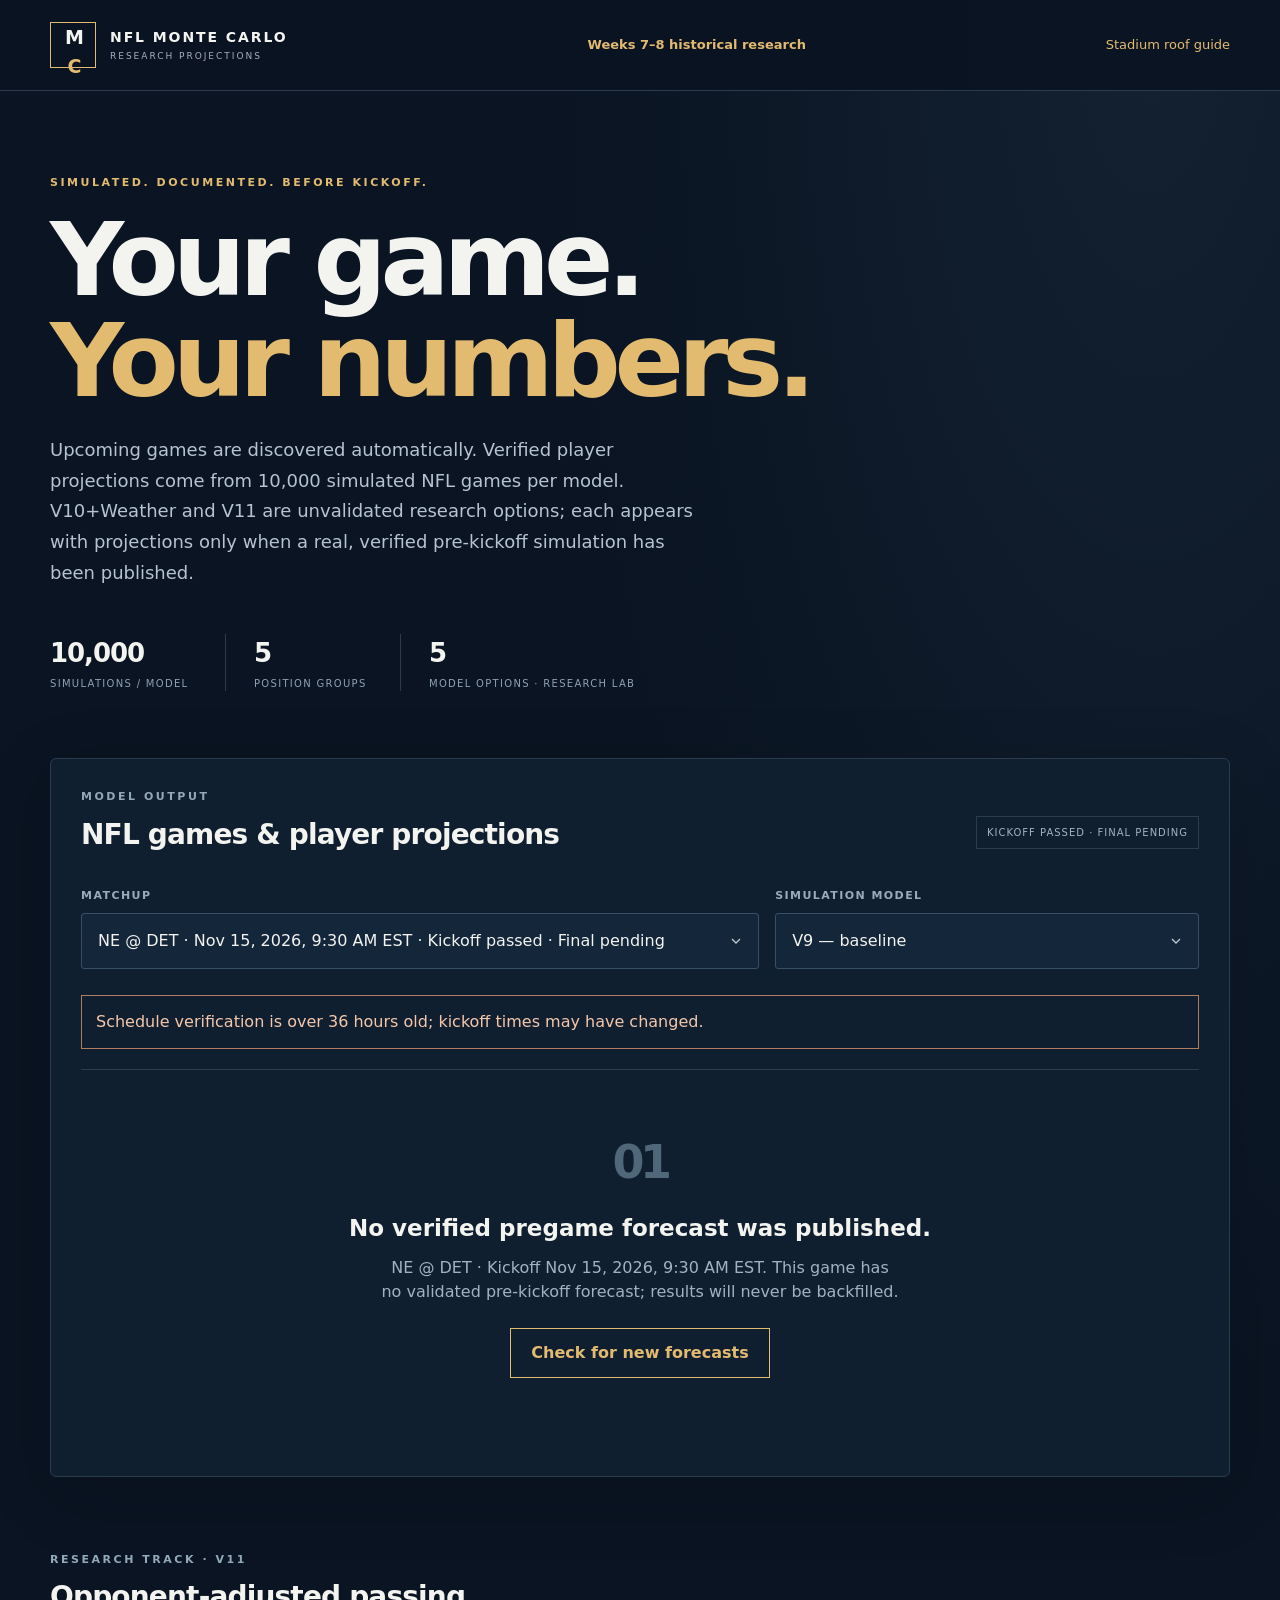
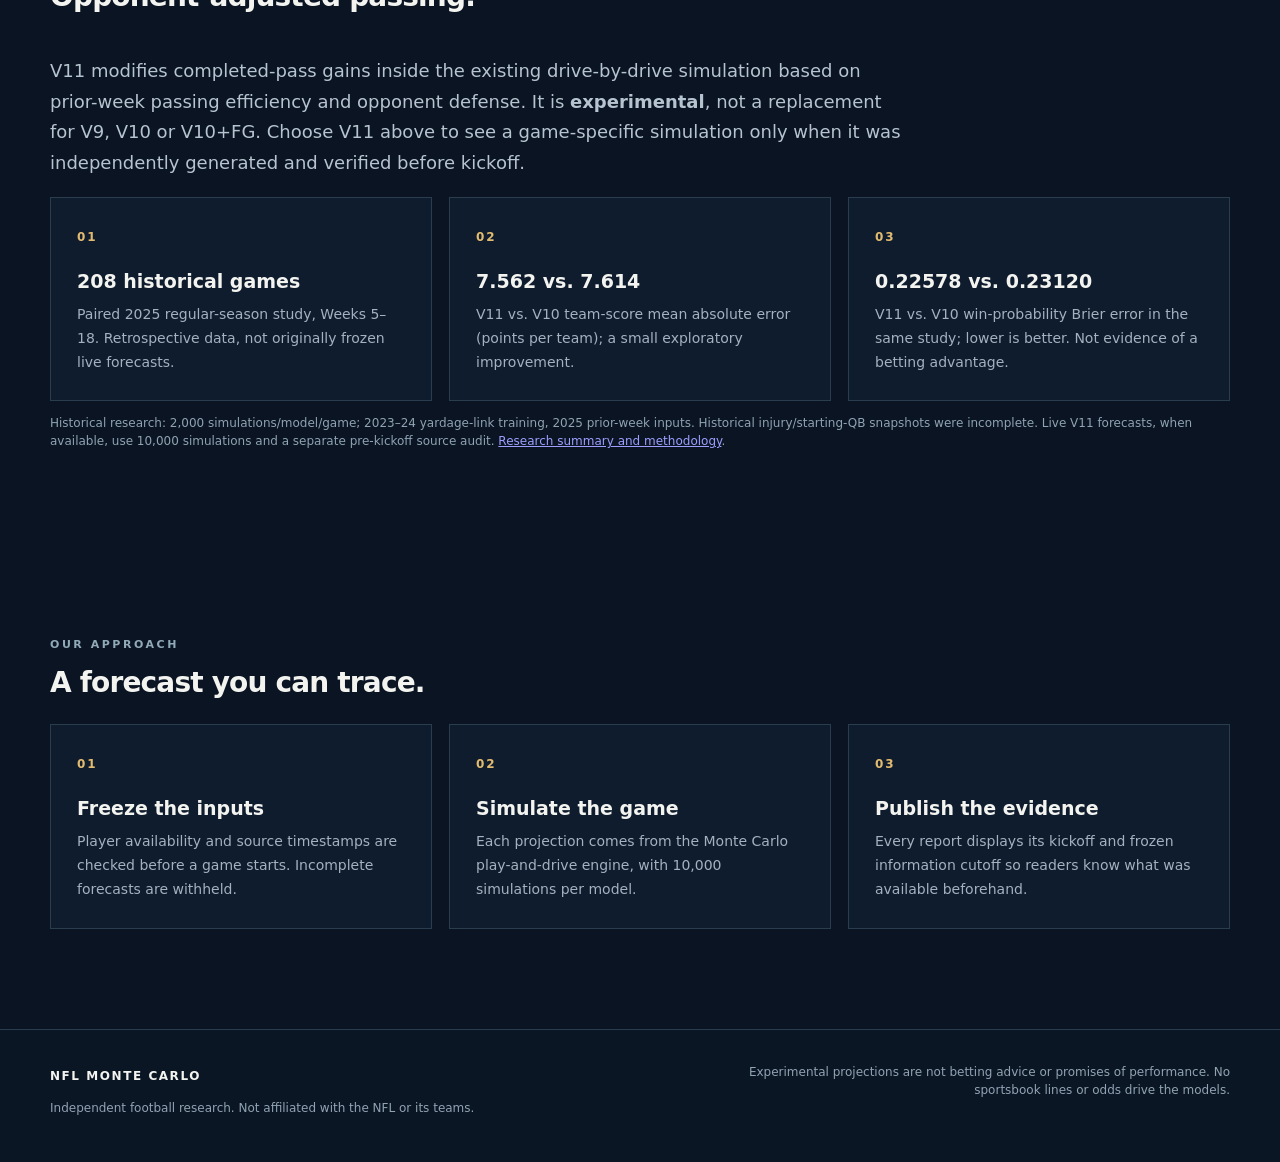
<file: docs/index.html>
<!doctype html>
<html lang="en">
<head>
  <meta charset="utf-8">
  <meta name="viewport" content="width=device-width, initial-scale=1">
  <meta name="description" content="Transparent, frozen pregame NFL Monte Carlo player projections for quarterbacks, running backs, wide receivers, tight ends and kickers.">
  <meta name="theme-color" content="#0c1726">
  <title>NFL Monte Carlo | Pregame Player Projections</title>
  <link rel="stylesheet" href="./style.css">
  <script src="./app.js" defer></script>
</head>
<body>
  <header class="site-header">
    <div class="container nav-wrap">
      <a href="./" class="brand" aria-label="NFL Monte Carlo homepage">
        <span class="brand-mark" aria-hidden="true">M<span class="brand-accent">C</span></span>
        <span class="brand-text"><strong>NFL MONTE CARLO</strong><small>RESEARCH PROJECTIONS</small></span>
      </a>
      <a href="./history.html" style="color:#e3bb70;text-decoration:none;font-size:13px;font-weight:700">Weeks 7–8 historical research</a>
      <a href="./stadiums.html" style="color:#e3bb70;text-decoration:none;font-size:13px">Stadium roof guide</a>
    </div>
  </header>

  <main class="container">
    <section class="hero" aria-labelledby="page-title">
      <div class="eyebrow">SIMULATED. DOCUMENTED. BEFORE KICKOFF.</div>
      <h1 id="page-title">Your game.<br><span>Your numbers.</span></h1>
      <p class="intro">Upcoming games are discovered automatically. Verified player projections come from 10,000 simulated NFL games per model. V10+Weather and V11 are unvalidated research options; each appears with projections only when a real, verified pre-kickoff simulation has been published.</p>
      <div class="hero-metrics">
        <div class="metric"><strong>10,000</strong><span>SIMULATIONS / MODEL</span></div>
        <div class="metric"><strong>5</strong><span>POSITION GROUPS</span></div>
        <div class="metric"><strong>5</strong><span>MODEL OPTIONS · RESEARCH LAB</span></div>
      </div>
    </section>

    <section class="workspace" aria-labelledby="workspace-title">
      <div class="section-header">
        <div>
          <div class="eyebrow muted">MODEL OUTPUT</div>
          <h2 id="workspace-title">NFL games &amp; player projections</h2>
        </div>
        <span class="status" id="status-chip">CHECKING FORECASTS</span>
      </div>

      <div class="controls">
        <div class="control-field game-control">
          <label for="game-select">MATCHUP</label>
          <select id="game-select"><option value="">Discovering scheduled NFL games…</option></select>
        </div>
        <div class="control-field model-control">
          <label for="model-select">SIMULATION MODEL</label>
          <select id="model-select">
            <option value="v9">V9 — baseline</option>
            <option value="v10">V10 — research</option>
            <option value="v10_fg">V10+FG — research</option>
            <option value="v10_weather">V10+Weather — experimental</option>
            <option value="v11">V11 — opponent-adjusted passing (experimental)</option>
          </select>
        </div>
      </div>

      <div id="error-state" class="notice" hidden role="status"></div>

      <div id="empty-state" class="empty-state" role="status" hidden>
        <div class="empty-symbol" aria-hidden="true">01</div>
        <h3 id="empty-heading">No verified forecasts published yet.</h3>
        <p id="empty-detail">Reports appear here only after all required pregame inputs pass validation and the simulations finish before kickoff. No placeholder projections or postgame backfills.</p>
        <button id="refresh-button" class="outline-button" type="button">Check for new forecasts</button>
      </div>

      <div id="forecast" hidden>
        <div class="matchup-bar">
          <div>
            <div class="eyebrow muted" id="matchup-overline">MATCHUP PROJECTION</div>
            <h3 id="matchup-title">—</h3>
            <div class="match-meta" id="match-meta"></div>
          </div>
          <div class="capture-badge"><span class="capture-dot"></span><span id="capture-label">FROZEN PREGAME</span></div>
        </div>

<section class="score-panel" id="live-score-panel" aria-label="Simulated expected final score" hidden>
  <div class="score-panel-header">
    <span>EXPECTED FINAL SCORE <span class="score-panel-hint">· SIMULATION AVERAGES, NOT ACTUAL RESULTS</span></span>
    <span class="score-model-label" id="live-score-model">V9 BASELINE</span>
  </div>
  <div class="score-panel-main">
    <div class="score-team"><span id="live-away-name">AWAY</span><strong id="live-away-score">—</strong></div>
    <span class="score-vs" aria-hidden="true">–</span>
    <div class="score-team"><span id="live-home-name">HOME</span><strong id="live-home-score">—</strong></div>
  </div>
  <p class="score-win-prob" id="live-win-prob">—</p>
</section>
        <div id="research-banner" class="research-banner" hidden>
          <strong id="research-banner-title">Experimental model</strong> — <span id="research-banner-message">For research comparison only. V9 is the baseline; this model has not been promoted for production scoring.</span>
        </div>
        <div class="position-tabs" role="tablist" aria-label="Select player position">
          <button type="button" class="tab active" data-position="QB" aria-selected="true" role="tab">QBs</button>
          <button type="button" class="tab" data-position="RB" aria-selected="false" role="tab">RBs</button>
          <button type="button" class="tab" data-position="WR" aria-selected="false" role="tab">WRs</button>
          <button type="button" class="tab" data-position="TE" aria-selected="false" role="tab">TEs</button>
          <button type="button" class="tab" data-position="K" aria-selected="false" role="tab">Kickers</button>
        </div>

        <div class="table-heading">
          <div>
            <h3 id="table-title">Quarterback projections</h3>
            <p id="table-subtitle">Means from the simulation; yardage ranges shown in parentheses.</p>
          </div>
          <span id="player-count" class="count">—</span>
        </div>
        <div class="table-scroll">
          <table aria-describedby="table-subtitle" id="projection-table">
            <thead id="projection-head"></thead>
            <tbody id="projection-body"></tbody>
          </table>
        </div>
        <div class="table-footnote">Yardage ranges are the 10th–90th percentile of simulated outcomes. Other numbers are mean projections. They are not guaranteed results.</div>
        <section class="game-weather" aria-labelledby="game-weather-title">
          <div class="eyebrow muted">STADIUM &amp; WEATHER</div>
          <h3 id="game-weather-title">Weather forecast used</h3>
          <p id="game-weather-usage" class="weather-usage"></p>
          <div id="weather-availability" class="weather-availability" hidden role="status"></div>
          <div id="weather-conditions" class="weather-conditions" hidden aria-label="Stadium forecast captured before kickoff"></div>
          <p id="game-roof-context" class="weather-roof-context"></p>
        </section>
      </div>
    </section>

    <section class="method" aria-labelledby="v11-research-title">
      <div class="section-header">
        <div>
          <div class="eyebrow muted">RESEARCH TRACK · V11</div>
          <h2 id="v11-research-title">Opponent-adjusted passing.</h2>
        </div>
      </div>
      <p class="intro" style="max-width:860px">V11 modifies completed-pass gains inside the existing drive-by-drive simulation based on prior-week passing efficiency and opponent defense. It is <strong>experimental</strong>, not a replacement for V9, V10 or V10+FG. Choose V11 above to see a game-specific simulation only when it was independently generated and verified before kickoff.</p>
      <div class="method-grid">
        <article class="method-card"><span class="method-num">01</span><h3>208 historical games</h3><p>Paired 2025 regular-season study, Weeks 5–18. Retrospective data, not originally frozen live forecasts.</p></article>
        <article class="method-card"><span class="method-num">02</span><h3>7.562 vs. 7.614</h3><p>V11 vs. V10 team-score mean absolute error (points per team); a small exploratory improvement.</p></article>
        <article class="method-card"><span class="method-num">03</span><h3>0.22578 vs. 0.23120</h3><p>V11 vs. V10 win-probability Brier error in the same study; lower is better. Not evidence of a betting advantage.</p></article>
      </div>
      <p class="table-footnote">Historical research: 2,000 simulations/model/game; 2023–24 yardage-link training, 2025 prior-week inputs. Historical injury/starting-QB snapshots were incomplete. Live V11 forecasts, when available, use 10,000 simulations and a separate pre-kickoff source audit. <a href="./data/v11_study_2025.json">Research summary and methodology</a>.</p>
    </section>

    <section class="method" aria-labelledby="method-title">
      <div class="section-header">
        <div>
          <div class="eyebrow muted">OUR APPROACH</div>
          <h2 id="method-title">A forecast you can trace.</h2>
        </div>
      </div>
      <div class="method-grid">
        <article class="method-card"><span class="method-num">01</span><h3>Freeze the inputs</h3><p>Player availability and source timestamps are checked before a game starts. Incomplete forecasts are withheld.</p></article>
        <article class="method-card"><span class="method-num">02</span><h3>Simulate the game</h3><p>Each projection comes from the Monte Carlo play-and-drive engine, with 10,000 simulations per model.</p></article>
        <article class="method-card"><span class="method-num">03</span><h3>Publish the evidence</h3><p>Every report displays its kickoff and frozen information cutoff so readers know what was available beforehand.</p></article>
      </div>
    </section>
  </main>

  <footer class="footer">
    <div class="container footer-wrap">
      <div><strong>NFL MONTE CARLO</strong><p>Independent football research. Not affiliated with the NFL or its teams.</p></div>
      <div class="footer-note">Experimental projections are not betting advice or promises of performance. No sportsbook lines or odds drive the models.</div>
    </div>
  </footer>
</body>
</html>
</file>
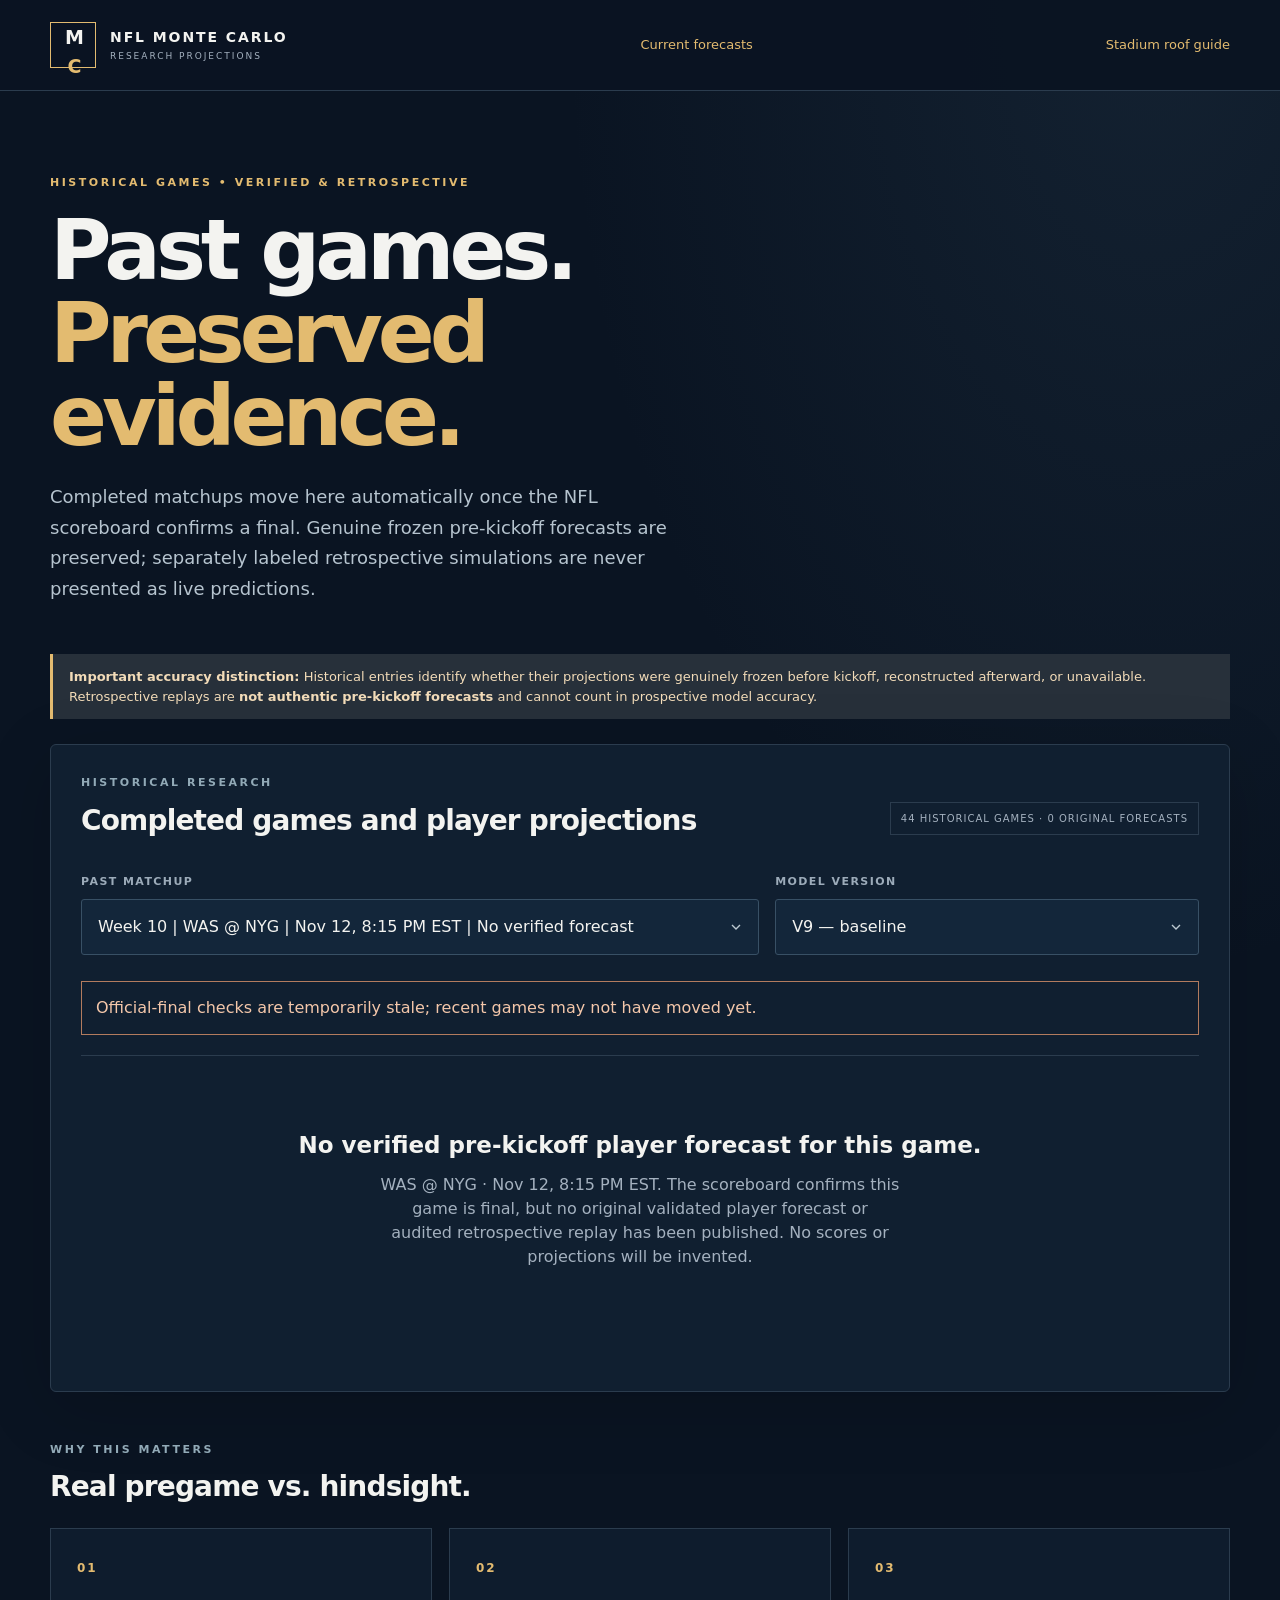
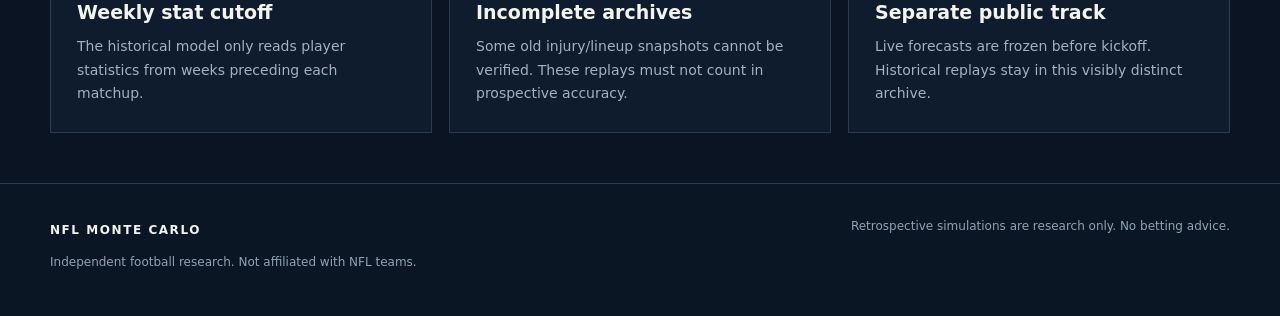
<file: docs/history.html>
<!doctype html>
<html lang="en"><head>
<meta charset="utf-8"><meta name="viewport" content="width=device-width,initial-scale=1">
<meta name="theme-color" content="#0c1726">
<title>Historical research | NFL Monte Carlo</title>
<link rel="stylesheet" href="./style.css">
<script src="./history.js" defer></script>
</head><body>
<header class="site-header"><div class="container nav-wrap">
<a href="./" class="brand"><span class="brand-mark">M<span class="brand-accent">C</span></span><span class="brand-text"><strong>NFL MONTE CARLO</strong><small>RESEARCH PROJECTIONS</small></span></a>
<a href="./" style="color:#e3bb70;text-decoration:none;font-size:13px">Current forecasts</a>
<a href="./stadiums.html" style="color:#e3bb70;text-decoration:none;font-size:13px">Stadium roof guide</a>
</div></header>
<main class="container">
<section class="hero" style="padding-bottom:32px">
<div class="eyebrow">HISTORICAL GAMES • VERIFIED &amp; RETROSPECTIVE</div>
<h1 style="font-size:clamp(44px,7vw,84px)">Past games.<br><span>Preserved evidence.</span></h1>
<p class="intro">Completed matchups move here automatically once the NFL scoreboard confirms a final. Genuine frozen pre-kickoff forecasts are preserved; separately labeled retrospective simulations are never presented as live predictions.</p>
</section>
<div role="note" class="research-banner" style="display:block;margin-bottom:25px">
<strong>Important accuracy distinction:</strong> Historical entries identify whether their projections were genuinely frozen before kickoff, reconstructed afterward, or unavailable. Retrospective replays are <strong>not authentic pre-kickoff forecasts</strong> and cannot count in prospective model accuracy.
</div>
<section class="workspace">
<div class="section-header"><div><div class="eyebrow muted">HISTORICAL RESEARCH</div><h2>Completed games and player projections</h2></div><span class="status" id="archive-status">RESEARCH ARCHIVE</span></div>
<div class="controls">
<div class="control-field game-control"><label for="history-game">PAST MATCHUP</label><select id="history-game"><option>Loading archive…</option></select></div>
<div class="control-field model-control"><label for="history-model">MODEL VERSION</label><select id="history-model"><option value="v9">V9 — baseline</option><option value="v10">V10 — research</option><option value="v10_fg">V10+FG — research</option><option value="v10_weather">V10+Weather — retrospective experimental</option><option value="v11">V11 — verified pregame only (experimental)</option></select></div>
</div>
<div class="notice" id="archive-notice" hidden role="status"></div>
<div class="research-banner" id="history-v11-model-banner" hidden role="status" style="margin:12px 0">
<strong>V11 — unvalidated opponent-adjusted passing research.</strong> Only an authentically frozen pre-kickoff V11 run can appear here. No reconstructed historical V11 forecasts are presented as original predictions.
</div>
<div class="research-banner" id="history-weather-model-banner" hidden role="status" style="margin:12px 0">
<strong>V10+Weather — retrospective experimental simulation.</strong> Reconstructed after kickoff using an archived original weather model run assumed available before T−60. The weather coefficients have not been independently validated; some lineup and historical input evidence was incomplete. Never treat this as an authentic original pregame forecast.
</div>
<div class="empty-state" id="history-empty" hidden><h3 id="history-empty-heading">No completed games available yet.</h3><p id="history-empty-detail">Historical games appear after official final confirmation. Missing forecasts never receive fabricated projections.</p></div>
<div id="history-forecast" hidden>
<div class="matchup-bar"><div><div class="eyebrow muted" id="history-week">RETROSPECTIVE REPLAY</div><h3 id="history-title">—</h3><div class="match-meta" id="history-meta"></div></div><div class="capture-badge" id="history-badge" style="border-color:#8c6646;color:#e3bb70">RUN AFTER GAME</div></div>
<section class="score-panel" id="history-score-panel" aria-label="Simulated expected final score" hidden>
  <div class="score-panel-header">
    <span>EXPECTED FINAL SCORE <span class="score-panel-hint">· SIMULATION AVERAGES, NOT ACTUAL RESULTS</span></span>
    <span class="score-model-label" id="history-score-model">V9 BASELINE</span>
  </div>
  <div class="score-panel-main">
    <div class="score-team"><span id="history-away-name">AWAY</span><strong id="history-away-score">—</strong></div>
    <span class="score-vs" aria-hidden="true">–</span>
    <div class="score-team"><span id="history-home-name">HOME</span><strong id="history-home-score">—</strong></div>
  </div>
  <p class="score-win-prob" id="history-win-prob">—</p>
</section>
<div class="position-tabs" role="tablist" aria-label="Position">
<button class="tab active" data-position="QB" aria-selected="true" role="tab">QBs</button><button class="tab" data-position="RB" aria-selected="false" role="tab">RBs</button><button class="tab" data-position="WR" aria-selected="false" role="tab">WRs</button><button class="tab" data-position="TE" aria-selected="false" role="tab">TEs</button><button class="tab" data-position="K" aria-selected="false" role="tab">Kickers</button></div>
<div class="table-heading"><div><h3 id="history-position">Quarterback projections</h3><p>Mean estimates; yardage cells show the 10th–90th percentile range.</p></div><span class="count" id="history-count">—</span></div>
<div class="table-scroll"><table><thead id="history-head"></thead><tbody id="history-body"></tbody></table></div>
<p class="table-footnote" id="history-player-footnote">Historical forecasts are labeled according to their actual source and publication timing.</p>
<section class="game-weather" aria-label="Historical as-of weather forecast and roof assumptions">
<div class="eyebrow muted">ORIGINAL FORECAST RUN · HISTORICAL RESEARCH</div>
<h3>What weather was forecast one hour before kickoff?</h3>
<p class="weather-usage"><strong>Important:</strong> Forecasts below come from archived weather-model runs assumed available at the T−60-minute cutoff, never actual observed game weather. V9, V10 and V10+FG did not use weather. V10+Weather, when available, is a new retrospective reconstruction applying these archived forecasts to a separately simulated 10,000-draw research model. Roof states may be assumptions, not verified decisions.</p>
<div id="history-weather-status" class="weather-availability" role="status">Checking archived pregame forecast availability…</div>
<div id="history-weather-values" class="weather-conditions" hidden aria-label="Archived pregame forecast values"></div>
<p id="history-weather-source" class="weather-roof-context"></p>
<p id="history-weather-roof-scenario" class="weather-roof-context"></p>
<p id="history-roof-reference" class="weather-roof-context">Home stadium roof reference unavailable.</p>
</section>
<section class="game-weather" id="history-v2-storm-panel" hidden aria-label="Archived full-game multi-model storm risk diagnostic">
<div class="eyebrow muted">V10+WEATHER V2 · INDEPENDENT PREKICKOFF MODEL RUNS</div>
<h3>Full-game storm risk check</h3>
<p class="weather-usage">Experimental research only. This uses independent original forecast runs, including rainfall and thunderstorm indicators across the game, not actual observed weather. The V10+Weather scores above have <strong>not</strong> been regenerated with this v2 risk signal.</p>
<p id="history-v2-risk" class="weather-usage"></p>
<div id="history-v2-models" class="weather-conditions"></div>
<p id="history-v2-notes" class="weather-roof-context"></p>
</section>
</div></section>
<section class="method" style="padding:50px 0">
<div class="section-header"><div><div class="eyebrow muted">WHY THIS MATTERS</div><h2>Real pregame vs. hindsight.</h2></div></div>
<div class="method-grid">
<article class="method-card"><span class="method-num">01</span><h3>Weekly stat cutoff</h3><p>The historical model only reads player statistics from weeks preceding each matchup.</p></article>
<article class="method-card"><span class="method-num">02</span><h3>Incomplete archives</h3><p>Some old injury/lineup snapshots cannot be verified. These replays must not count in prospective accuracy.</p></article>
<article class="method-card"><span class="method-num">03</span><h3>Separate public track</h3><p>Live forecasts are frozen before kickoff. Historical replays stay in this visibly distinct archive.</p></article>
</div></section>
</main><footer class="footer"><div class="container footer-wrap"><div><strong>NFL MONTE CARLO</strong><p>Independent football research. Not affiliated with NFL teams.</p></div><div class="footer-note">Retrospective simulations are research only. No betting advice.</div></div></footer>
</body></html>
</file>
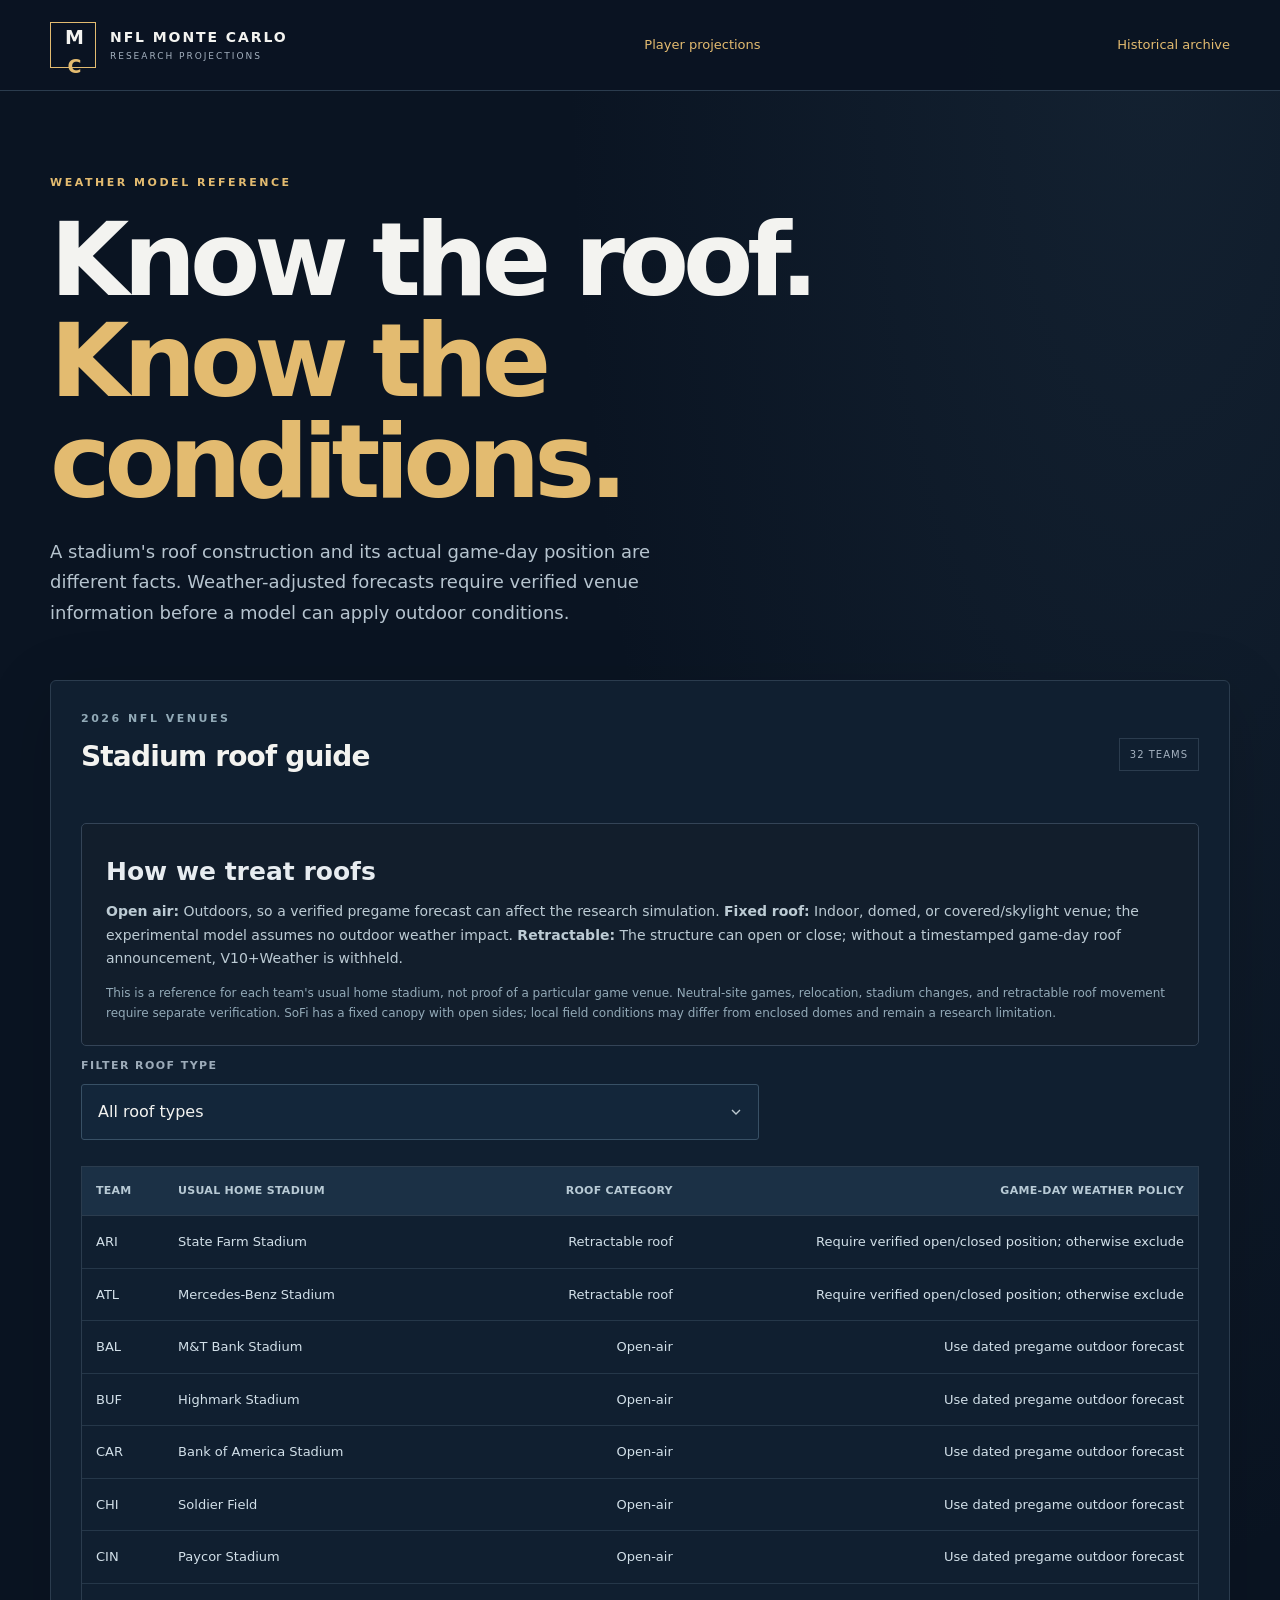
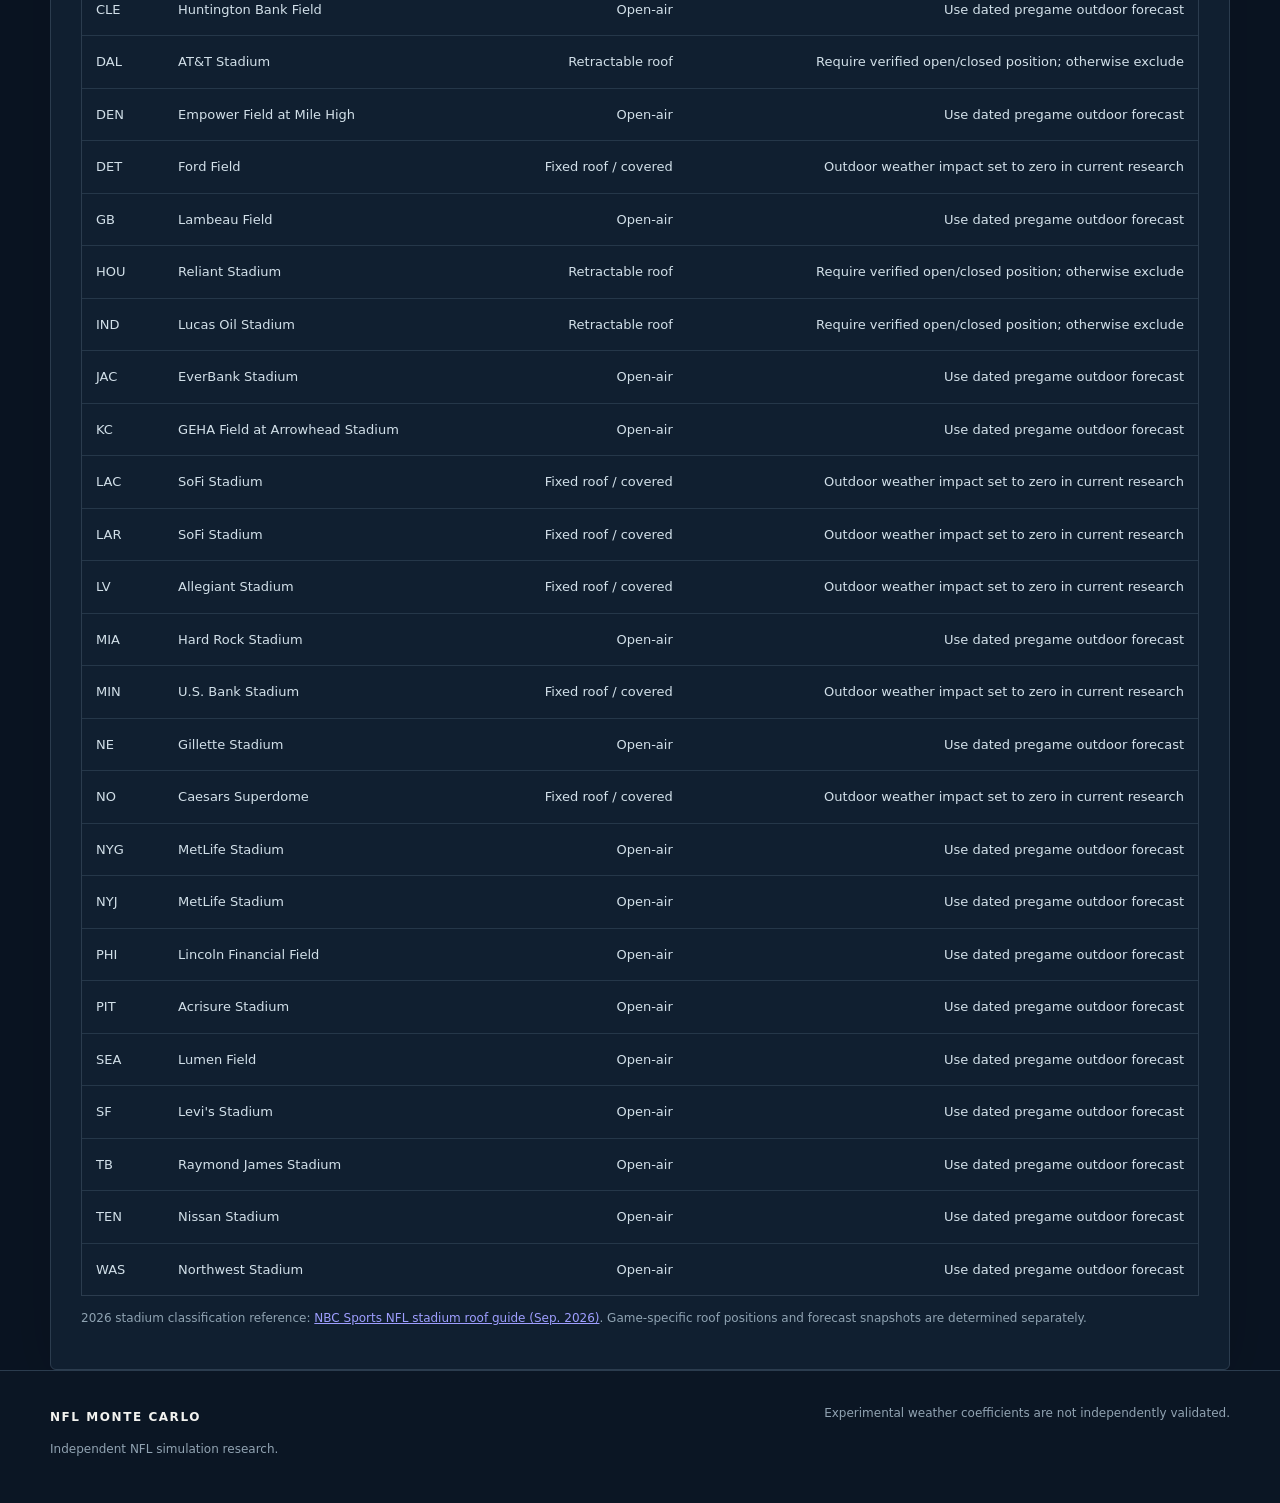
<file: docs/stadiums.html>
<!doctype html>
<html lang="en">
<head>
<meta charset="utf-8"><meta name="viewport" content="width=device-width,initial-scale=1">
<meta name="theme-color" content="#0c1726">
<meta name="description" content="NFL stadium open-air, fixed, and retractable roofs for football weather modeling.">
<title>Stadium Roofs | NFL Monte Carlo</title>
<link rel="stylesheet" href="./style.css">
<script src="./stadiums.js" defer></script>
</head>
<body>
<header class="site-header"><div class="container nav-wrap">
<a href="./" class="brand"><span class="brand-mark">M<span class="brand-accent">C</span></span><span class="brand-text"><strong>NFL MONTE CARLO</strong><small>RESEARCH PROJECTIONS</small></span></a>
<a href="./" style="color:#e3bb70;text-decoration:none;font-size:13px">Player projections</a>
<a href="./history.html" style="color:#e3bb70;text-decoration:none;font-size:13px">Historical archive</a>
</div></header>
<main class="container">
<section class="hero" style="padding-bottom:34px">
<div class="eyebrow">WEATHER MODEL REFERENCE</div>
<h1>Know the roof.<br><span>Know the conditions.</span></h1>
<p class="intro">A stadium's roof construction and its actual game-day position are different facts. Weather-adjusted forecasts require verified venue information before a model can apply outdoor conditions.</p>
</section>
<section class="workspace">
<div class="section-header"><div><div class="eyebrow muted">2026 NFL VENUES</div><h2>Stadium roof guide</h2></div><span id="roof-count" class="status">32 TEAMS</span></div>
<div class="game-weather">
<h3>How we treat roofs</h3>
<p class="weather-usage"><strong>Open air:</strong> Outdoors, so a verified pregame forecast can affect the research simulation. <strong>Fixed roof:</strong> Indoor, domed, or covered/skylight venue; the experimental model assumes no outdoor weather impact. <strong>Retractable:</strong> The structure can open or close; without a timestamped game-day roof announcement, V10+Weather is withheld.</p>
<p class="weather-roof-context">This is a reference for each team's usual home stadium, not proof of a particular game venue. Neutral-site games, relocation, stadium changes, and retractable roof movement require separate verification. SoFi has a fixed canopy with open sides; local field conditions may differ from enclosed domes and remain a research limitation.</p>
</div>
<div class="controls">
<div class="control-field game-control"><label for="roof-filter">FILTER ROOF TYPE</label><select id="roof-filter">
<option value="all">All roof types</option>
<option value="retractable">Retractable roof</option>
<option value="fixed_roof">Fixed roof, dome or skylight</option>
<option value="open_air">Open-air field</option>
</select></div></div>
<div id="roof-error" class="notice" role="status" hidden></div>
<div class="table-scroll"><table><thead><tr><th>TEAM</th><th>USUAL HOME STADIUM</th><th>ROOF CATEGORY</th><th>GAME-DAY WEATHER POLICY</th></tr></thead><tbody id="roof-table"></tbody></table></div>
<p class="table-footnote">2026 stadium classification reference: <a href="https://www.nbcsportsbayarea.com/nfl/nfl-stadiums-open-air-dome-retractable-roofs/1954148/" rel="noopener noreferrer" target="_blank">NBC Sports NFL stadium roof guide (Sep. 2026)</a>. Game-specific roof positions and forecast snapshots are determined separately.</p>
</section>
</main>
<footer class="footer"><div class="container footer-wrap"><div><strong>NFL MONTE CARLO</strong><p>Independent NFL simulation research.</p></div><div class="footer-note">Experimental weather coefficients are not independently validated.</div></div></footer>
</body></html>
</file>
<file: docs/style.css>
:root{color-scheme:dark;--bg:#0a1422;--surface:#101f30;--surface2:#13263a;--line:#2b3c4e;--text:#f3f3f0;--muted:#a4b1bf;--gold:#e3bb70;--green:#7fd8a0;--font:ui-sans-serif,system-ui,-apple-system,BlinkMacSystemFont,"Segoe UI",sans-serif}
*{box-sizing:border-box}html{scroll-behavior:smooth}body{margin:0;background:radial-gradient(ellipse at 90% 0,rgba(57,87,109,.20),transparent 36%),var(--bg);color:var(--text);font-family:var(--font);line-height:1.5}button,select{font:inherit}button:focus-visible,select:focus-visible,a:focus-visible{outline:3px solid var(--gold);outline-offset:3px}button{cursor:pointer}.container{width:min(1180px,calc(100% - 40px));margin:auto}.site-header{border-bottom:1px solid var(--line);background:rgba(10,20,34,.95)}.nav-wrap{display:flex;align-items:center;justify-content:space-between;min-height:90px;gap:16px}.brand{display:flex;gap:14px;align-items:center;color:inherit;text-decoration:none}.brand-mark{display:grid;place-items:center;width:46px;height:46px;border:1px solid var(--gold);font-size:19px;letter-spacing:-3px;font-weight:800}.brand-accent{color:var(--gold)}.brand-text{display:flex;flex-direction:column;letter-spacing:.12em;gap:2px}.brand-text strong{font-size:14px}.brand-text small{font-size:9px;color:var(--muted);letter-spacing:.22em}.site-chip{font-size:10px;letter-spacing:.12em;color:#d9e5e8;border:1px solid #344d54;padding:9px 12px;white-space:nowrap}.pulse-dot,.capture-dot{display:inline-block;width:7px;height:7px;background:var(--green);border-radius:50%;margin-right:8px}.hero{padding:84px 0 67px;max-width:850px}.eyebrow{font-size:11px;font-weight:800;letter-spacing:.23em;color:var(--gold)}.eyebrow.muted{color:#92aab7}.hero h1{font-size:clamp(56px,8vw,108px);line-height:.99;letter-spacing:-.06em;margin:17px 0 24px;font-weight:760}.hero h1 span{color:var(--gold)}.intro{font-size:18px;line-height:1.7;color:#b6c4cf;max-width:650px}.hero-metrics{display:flex;flex-wrap:wrap;gap:0;margin-top:46px}.metric{padding:0 28px;border-left:1px solid var(--line);min-width:175px}.metric:first-child{padding-left:0;border:0}.metric strong{display:block;font-size:26px;letter-spacing:-.04em}.metric span{display:block;color:#8fa2b2;font-size:10px;letter-spacing:.13em;margin-top:3px}.workspace{border:1px solid var(--line);background:var(--surface);padding:30px;border-radius:6px;box-shadow:0 16px 70px rgba(0,0,0,.16)}.section-header{display:flex;justify-content:space-between;align-items:center;gap:15px}.section-header h2{font-size:28px;letter-spacing:-.03em;margin:8px 0 20px}.status{font-size:10px;letter-spacing:.1em;border:1px solid var(--line);padding:8px 10px;color:var(--muted)}.controls{display:grid;grid-template-columns:1.6fr 1fr;gap:16px;margin:12px 0 26px}.control-field label{display:block;font-weight:750;color:#9cabb9;font-size:11px;letter-spacing:.13em;margin-bottom:9px}.control-field select{appearance:none;display:block;width:100%;padding:15px 34px 15px 16px;color:var(--text);border:1px solid #385065;background:var(--surface2) url("data:image/svg+xml,%3Csvg xmlns='http://www.w3.org/2000/svg' width='16' height='16' viewBox='0 0 24 24' fill='none' stroke='%23bdc9d1' stroke-width='2'%3E%3Cpath d='m6 9 6 6 6-6'/%3E%3C/svg%3E") no-repeat right 14px center;border-radius:3px;min-height:52px}.empty-state{text-align:center;padding:58px 25px 68px;border-top:1px solid var(--line)}.empty-symbol{font-size:46px;color:#4f6779;font-weight:900;letter-spacing:-.1em}.empty-state h3{font-size:23px;margin:14px 0 10px}.empty-state p{color:var(--muted);max-width:520px;margin:0 auto 24px}.outline-button{background:transparent;border:1px solid var(--gold);color:var(--gold);font-weight:700;padding:12px 20px}.outline-button:hover{background:rgba(227,187,112,.1)}.notice{border:1px solid #b27b5e;color:#f4c7aa;padding:14px;margin-bottom:20px}.matchup-bar{display:flex;align-items:start;justify-content:space-between;gap:22px;padding:23px 0 30px;border-top:1px solid var(--line)}.matchup-bar h3{font-size:clamp(25px,4vw,38px);letter-spacing:-.04em;margin:6px 0}.match-meta{font-size:13px;color:var(--muted);line-height:1.8}.capture-badge{white-space:nowrap;font-size:10px;font-weight:700;letter-spacing:.12em;color:#9fe1b6;border:1px solid #345a49;padding:9px 12px}.research-banner{margin-bottom:20px;background:#27303a;border-left:3px solid var(--gold);color:#f2dbb8;padding:13px 16px;font-size:13px}.position-tabs{display:flex;gap:8px;border-bottom:1px solid var(--line);overflow:auto}.tab{padding:14px 20px;background:transparent;color:var(--muted);border:0;border-bottom:3px solid transparent;font-weight:700;white-space:nowrap}.tab.active{color:var(--gold);border-bottom-color:var(--gold)}.tab:hover{color:var(--text)}.table-heading{display:flex;justify-content:space-between;align-items:center;gap:12px;margin:22px 0 14px}.table-heading h3{margin:0;font-size:22px;letter-spacing:-.02em}.table-heading p{color:var(--muted);font-size:12px;margin:5px 0 0}.count{background:#26384a;color:#b9c7d1;padding:6px 9px;font-size:12px;border-radius:3px;white-space:nowrap}.table-scroll{overflow-x:auto;border:1px solid var(--line)}table{width:100%;border-collapse:collapse;white-space:nowrap;font-variant-numeric:tabular-nums;font-size:13px}thead{background:#1b3045;color:#b8cad5}th{text-align:right;font-size:11px;letter-spacing:.025em;padding:16px 14px;border-bottom:1px solid var(--line)}th:first-child,th:nth-child(2){text-align:left}td{padding:16px 14px;text-align:right;border-bottom:1px solid #253749;color:#d2e0e9}td:first-child,td:nth-child(2){text-align:left}tbody tr:last-child td{border-bottom:0}tbody tr:hover{background:#172b40}.player-name{font-weight:760;color:#fff}.team-label{color:var(--gold);font-weight:760}.range{color:var(--muted);font-size:11px}.table-footnote{font-size:12px;color:#8fa3b2;margin-top:13px}.method{padding:75px 0 100px}.method-grid{display:grid;grid-template-columns:repeat(3,1fr);gap:17px}.method-card{background:#0e1c2d;border:1px solid var(--line);padding:26px;min-height:200px}.method-num{font-size:12px;font-weight:800;letter-spacing:.15em;color:var(--gold)}.method-card h3{font-size:19px;margin:19px 0 8px}.method-card p{color:var(--muted);margin:0;line-height:1.7;font-size:14px}.footer{border-top:1px solid var(--line);background:#0b1624;padding:33px 0}.footer-wrap{display:flex;justify-content:space-between;gap:35px;align-items:start}.footer strong{font-size:12px;letter-spacing:.13em}.footer p,.footer-note{color:#91a3b2;font-size:12px;max-width:520px}.footer-note{text-align:right} [hidden]{display:none!important}
@media(max-width:750px){.container{width:min(100% - 28px,1180px)}.nav-wrap{min-height:75px}.site-chip{font-size:8px;padding:7px}.brand-text strong{font-size:11px}.hero{padding:58px 0}.hero h1{font-size:clamp(51px,13vw,78px)}.intro{font-size:15px}.hero-metrics{gap:18px}.metric{border:0;padding:0;min-width:112px}.metric strong{font-size:23px}.metric span{font-size:9px}.workspace{padding:18px}.controls{grid-template-columns:1fr;gap:11px}.matchup-bar{flex-wrap:wrap}.method-grid{grid-template-columns:1fr}.method{padding:52px 0}.footer-wrap{display:block}.footer-note{text-align:left}.section-header h2{font-size:24px}.tab{padding:13px 16px}td,th{padding:13px 12px}}
@media(prefers-reduced-motion:reduce){html{scroll-behavior:auto}}


/* Model-specific simulated scoreboard, distinct from actual game results. */
.score-panel{border:1px solid #3e5266;background:linear-gradient(135deg,#172b3e,#101e2e);padding:22px 26px;margin:0 0 27px;border-radius:5px}
.score-panel-header{display:flex;align-items:center;justify-content:space-between;gap:12px;font-size:11px;font-weight:800;letter-spacing:.105em;color:#e3bb70}
.score-panel-hint{font-weight:500;letter-spacing:.02em;color:#99acba}
.score-model-label{border:1px solid #566176;padding:5px 9px;white-space:nowrap;font-size:10px;color:#d7e1e8}
.score-panel-main{display:flex;justify-content:center;align-items:center;gap:clamp(25px,7vw,110px);padding:17px 0 7px}
.score-team{display:flex;flex-direction:column;align-items:center;min-width:85px;gap:3px}
.score-team span{font-size:15px;font-weight:800;letter-spacing:.11em;color:#bfcfd8}
.score-team strong{font-size:clamp(46px,7vw,76px);font-weight:760;line-height:1.05;letter-spacing:-.065em;font-variant-numeric:tabular-nums}
.score-vs{font-size:25px;color:#6c8699;align-self:center}
.score-win-prob{text-align:center;color:#a6b7c5;font-size:12px;margin:9px 0 0}
@media(max-width:750px){.score-panel{padding:18px 13px}.score-panel-header{font-size:9px;flex-wrap:wrap}.score-panel-hint{display:block;padding-top:3px}.score-team{min-width:55px}.score-panel-main{gap:25px}.score-vs{font-size:20px}}

/* Per-game forecast provenance is separate from simulation output. */
.game-weather{margin-top:25px;padding:22px 24px;border:1px solid #344457;border-radius:5px;background:#121e2c}
.game-weather h3{font-size:clamp(19px,2.8vw,25px);font-weight:650;margin:7px 0 10px;color:#e7ecf0}
.weather-usage{color:#bccbd4;font-size:14px;line-height:1.65;margin:0 0 13px}
.weather-conditions{display:grid;grid-template-columns:repeat(auto-fit,minmax(160px,1fr));gap:12px;margin:16px 0 12px}
.weather-cell{padding:11px 14px;border:1px solid #384b59;background:#0b1a28;border-radius:4px;display:flex;flex-direction:column;gap:5px}
.weather-cell-label{text-transform:uppercase;letter-spacing:.08em;font-size:10px;color:#9cafbc}
.weather-cell-value{font-size:14px;font-weight:650;color:#e4ebee;line-height:1.35;overflow-wrap:anywhere}
.weather-roof-context{color:#93aab8;font-size:12px;line-height:1.7;margin:7px 0 0}
.weather-availability{border:1px solid #75623f;color:#e6cb91;background:rgba(159,116,47,.08);font-size:13px;line-height:1.6;padding:12px 14px;border-radius:4px;margin-top:10px}
@media(max-width:650px){.game-weather{padding:17px 14px}.weather-conditions{grid-template-columns:repeat(2,minmax(0,1fr))}.weather-cell{padding:9px}}
</file>
